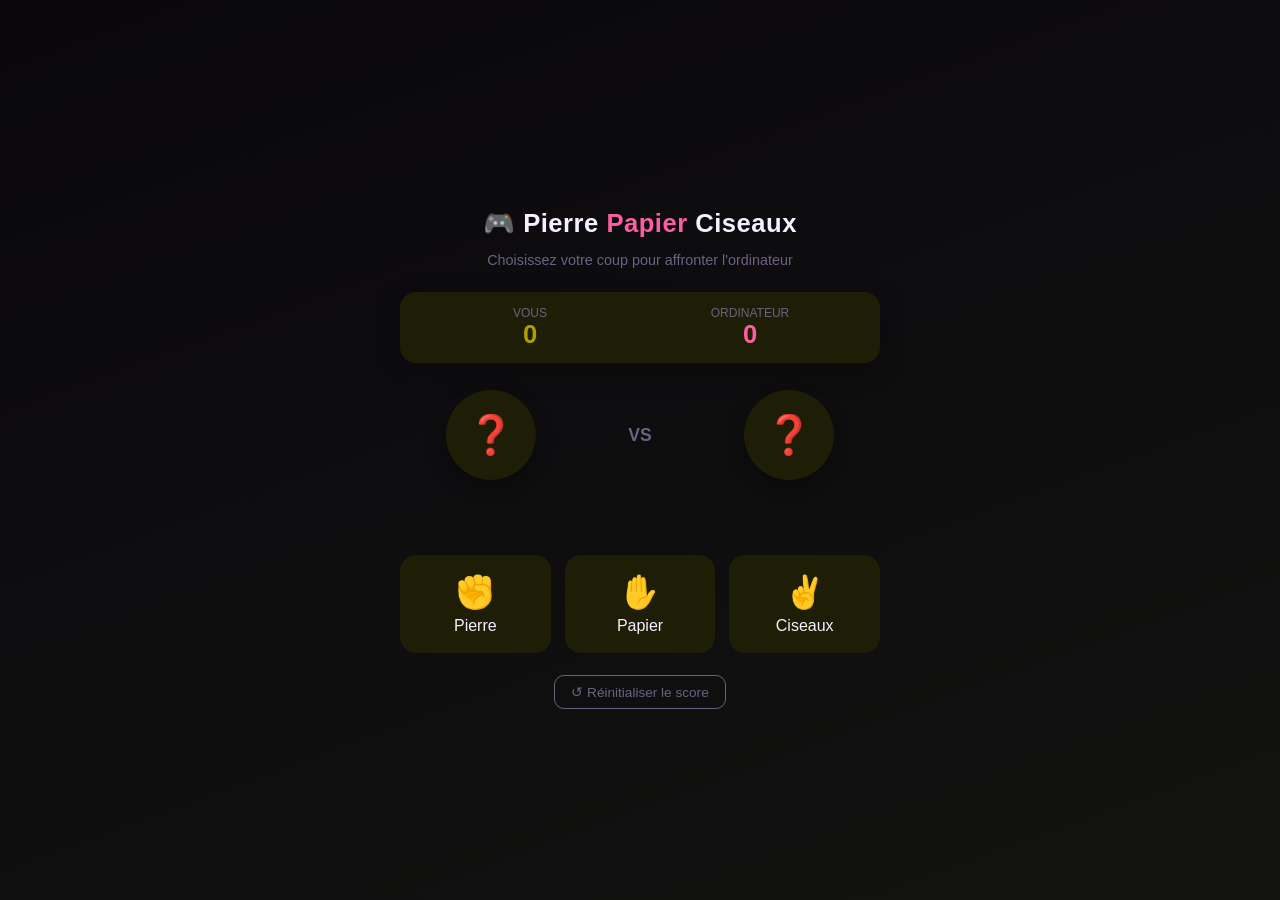
<file: index.html>
<!DOCTYPE html>
<html lang="fr">
<head>
<meta charset="UTF-8">
<title>Pierre - Papier - Ciseaux</title>
<link rel="stylesheet" href="game.css">
</head>
<body>
<div class="app">
  <h1>🎮 Pierre <span>Papier</span> Ciseaux</h1>
  <p class="subtitle">Choisissez votre coup pour affronter l'ordinateur</p>

  <div class="score-board">
    <div class="score-item you">
      <div class="label">VOUS</div>
      <div class="value" id="scoreYou">0</div>
    </div>
    <div class="score-item pc">
      <div class="label">ORDINATEUR</div>
      <div class="value" id="scorePc">0</div>
    </div>
  </div>

  <div class="arena">
    <div class="slot" id="youSlot">❓</div>
    <div class="vs">VS</div>
    <div class="slot" id="pcSlot">❓</div>
  </div>

  <div class="result" id="resultText"></div>

  <div class="choices">
    <button class="choice-btn" onclick="play('Pierre')">
      <span class="emoji">✊</span> Pierre
    </button>
    <button class="choice-btn" onclick="play('Papier')">
      <span class="emoji">✋</span> Papier
    </button>
    <button class="choice-btn" onclick="play('Ciseaux')">
      <span class="emoji">✌️</span> Ciseaux
    </button>
  </div>

  <div class="controls">
    <button onclick="resetScore()">↺ Réinitialiser le score</button>
  </div>
</div>

<script src="game.js"></script>
</body>
</html>
</file>
<file: game.css>
:root{
  --bg1:#09070c;
  --bg2:#131311;
  --accent:#ff5da2;
  --accent2:#ad9f00;
  --card:#1e1e06;
  --text:#f5f0ff;
  --muted:#6b6281;
}
*{box-sizing:border-box;}
body{
  margin:0;
  min-height:100vh;
  background:linear-gradient(160deg,var(--bg1),var(--bg2));
  background-attachment:fixed;
  color:var(--text);
  font-family:'Segoe UI',Tahoma,Arial,sans-serif;
  display:flex;
  align-items:center;
  justify-content:center;
  padding:24px;
}
.app{
  width:100%;
  max-width:480px;
  text-align:center;
}
h1{
  font-size:1.6rem;
  margin-bottom:4px;
  letter-spacing:0.5px;
}
h1 span{color:var(--accent);}
.subtitle{
  color:var(--muted);
  margin-bottom:24px;
  font-size:0.9rem;
}
.score-board{
  display:flex;
  justify-content:space-between;
  background:var(--card);
  border-radius:16px;
  padding:14px 20px;
  margin-bottom:22px;
  box-shadow:0 8px 24px rgba(0,0,0,0.25);
}
.score-item{flex:1;}
.score-item .label{font-size:0.75rem;color:var(--muted);}
.score-item .value{font-size:1.6rem;font-weight:700;}
.score-item.you .value{color:var(--accent2);}
.score-item.pc .value{color:var(--accent);}

.arena{
  display:flex;
  justify-content:space-around;
  align-items:center;
  margin:20px 0 10px;
  min-height:100px;
}
.slot{
  width:90px;
  height:90px;
  border-radius:50%;
  background:var(--card);
  display:flex;
  align-items:center;
  justify-content:center;
  font-size:2.4rem;
  box-shadow:0 6px 18px rgba(0,0,0,0.3);
  transition:transform .3s ease;
}
.vs{color:var(--muted);font-weight:700;font-size:1.1rem;}

.choices{
  display:flex;
  gap:14px;
  justify-content:center;
  margin:22px 0;
}
.choice-btn{
  flex:1;
  background:var(--card);
  border:2px solid transparent;
  border-radius:16px;
  padding:16px 8px;
  color:var(--text);
  font-size:1rem;
  cursor:pointer;
  display:flex;
  flex-direction:column;
  align-items:center;
  gap:6px;
  transition:transform .15s ease, border-color .15s ease, background .15s ease;
}
.choice-btn .emoji{font-size:2rem;}
.choice-btn:hover{
  transform:translateY(-4px);
  border-color:var(--accent2);
}
.choice-btn:active{transform:scale(0.96);}

.result{
  min-height:34px;
  font-size:1.15rem;
  font-weight:700;
  margin:14px 0;
}
.result.win{color:var(--accent2);}
.result.lose{color:var(--accent);}
.result.tie{color:var(--muted);}

.controls{
  display:flex;
  gap:10px;
  justify-content:center;
  margin-top:10px;
}
.controls button{
  background:transparent;
  border:1px solid var(--muted);
  color:var(--muted);
  padding:8px 16px;
  border-radius:10px;
  cursor:pointer;
  font-size:0.85rem;
}
.controls button:hover{
  border-color:var(--accent2);
  color:var(--accent2);
}

.shake{animation:shake .5s ease;}
@keyframes shake{
  0%,100%{transform:translateX(0);}
  20%{transform:translateX(-6px) rotate(-4deg);}
  40%{transform:translateX(6px) rotate(4deg);}
  60%{transform:translateX(-4px) rotate(-2deg);}
  80%{transform:translateX(4px) rotate(2deg);}
}
</file>
